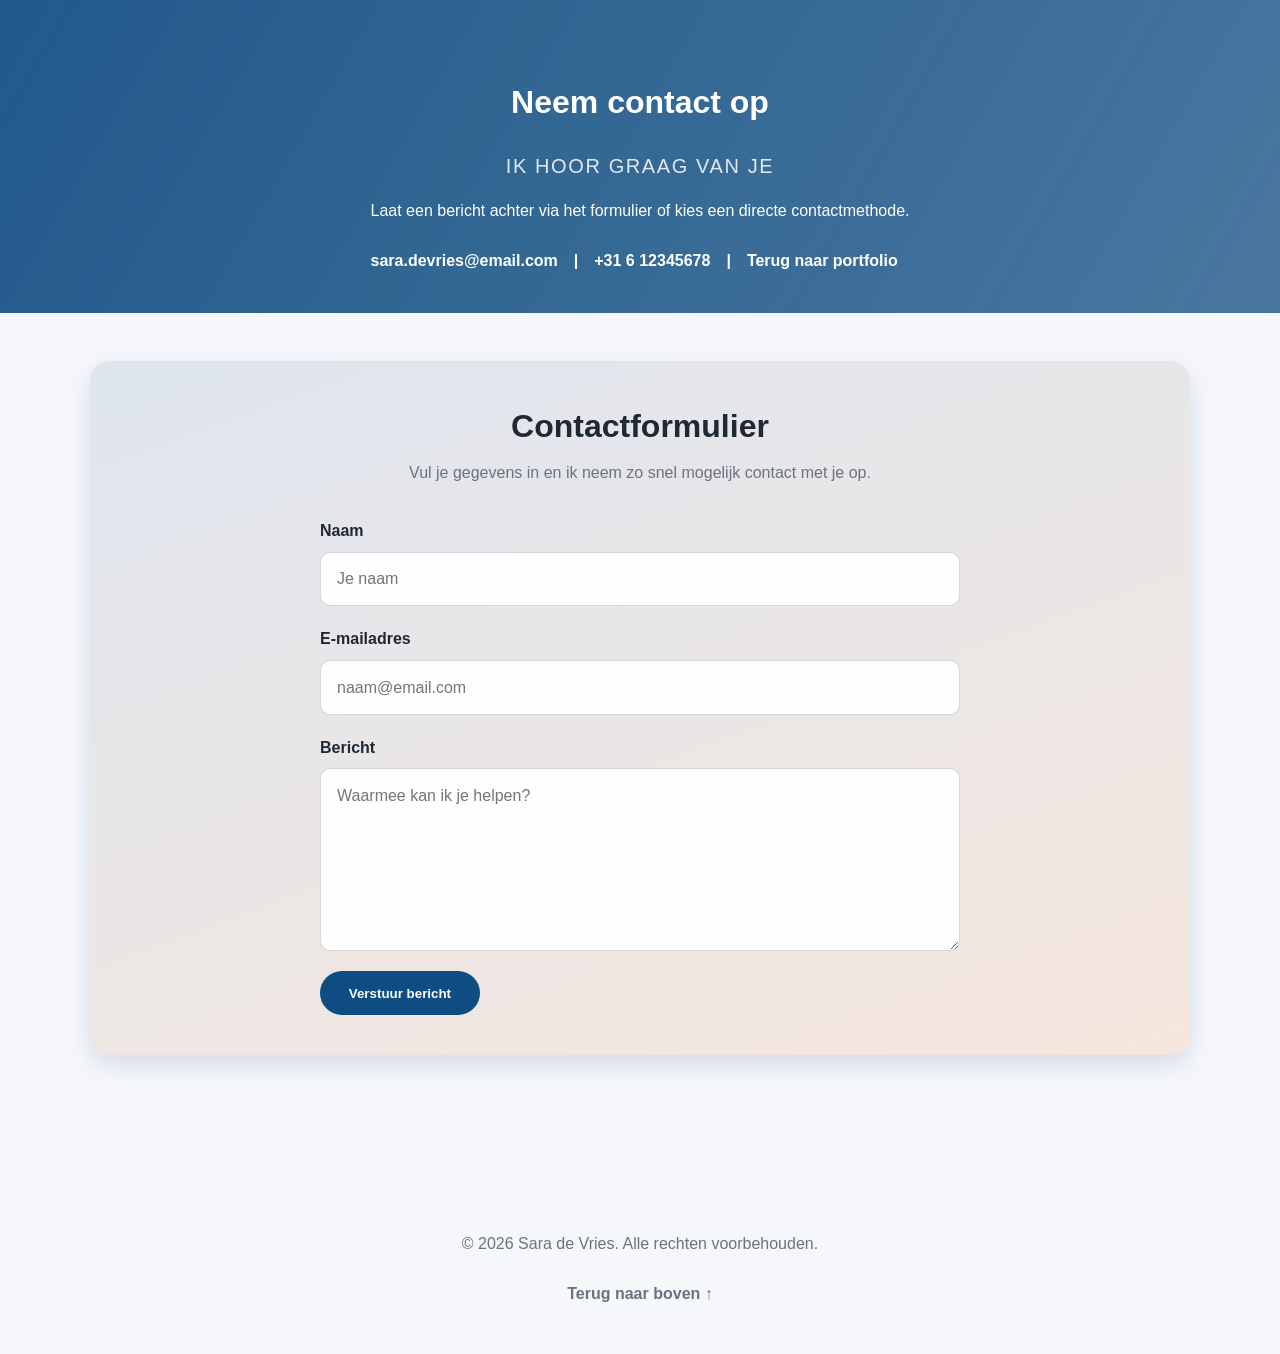
<file: contact.html>
<!DOCTYPE html>
<html lang="nl">
<head>
    <meta charset="UTF-8" />
    <meta name="viewport" content="width=device-width, initial-scale=1.0" />
    <title>Contact | Sara de Vries - Logistiek Planner</title>
    <link rel="stylesheet" href="styles.css" />
</head>
<body>
    <div class="page-wrapper">
        <header class="hero hero--compact" id="top">
            <div class="hero__text">
                <h1>Neem contact op</h1>
                <p class="hero__subtitle">Ik hoor graag van je</p>
                <p class="hero__bio">
                    Laat een bericht achter via het formulier of kies een directe contactmethode.
                </p>
                <div class="hero__contact">
                    <a href="mailto:sara.devries@email.com">sara.devries@email.com</a>
                    <span>|</span>
                    <a href="tel:+31612345678">+31 6 12345678</a>
                    <span>|</span>
                    <a href="index.html">Terug naar portfolio</a>
                </div>
            </div>
        </header>

        <main>
            <section class="section section--contact">
                <div class="section__header">
                    <h2>Contactformulier</h2>
                    <p>Vul je gegevens in en ik neem zo snel mogelijk contact met je op.</p>
                </div>
                <form class="contact-form">
                    <div class="form-group">
                        <label for="name">Naam</label>
                        <input type="text" id="name" name="name" placeholder="Je naam" required />
                    </div>
                    <div class="form-group">
                        <label for="email">E-mailadres</label>
                        <input type="email" id="email" name="email" placeholder="naam@email.com" required />
                    </div>
                    <div class="form-group">
                        <label for="message">Bericht</label>
                        <textarea id="message" name="message" rows="6" placeholder="Waarmee kan ik je helpen?" required></textarea>
                    </div>
                    <button type="submit" class="button">Verstuur bericht</button>
                </form>
            </section>
        </main>

        <footer class="footer">
            <p>&copy; <span id="year"></span> Sara de Vries. Alle rechten voorbehouden.</p>
            <a class="back-to-top" href="#top">Terug naar boven &uarr;</a>
        </footer>
    </div>

    <script>
        document.getElementById("year").textContent = new Date().getFullYear();
    </script>
</body>
</html>
</file>
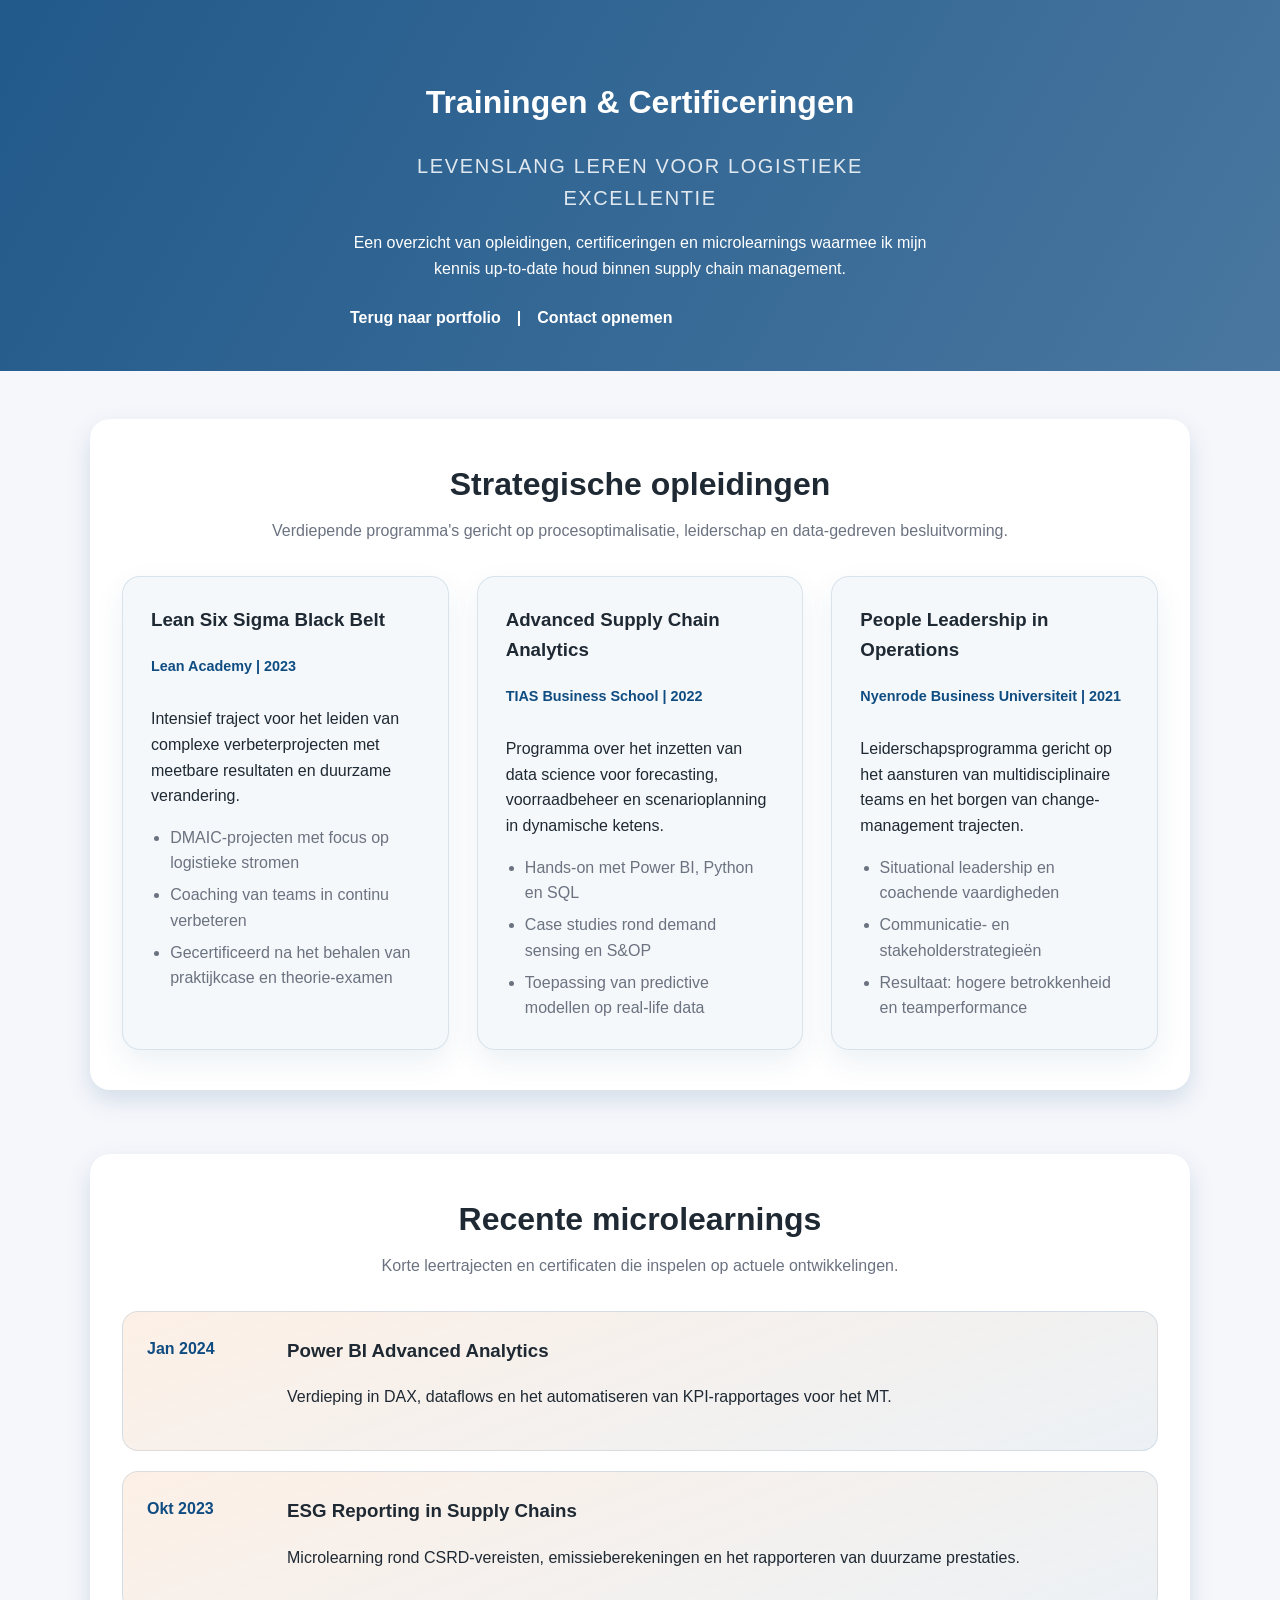
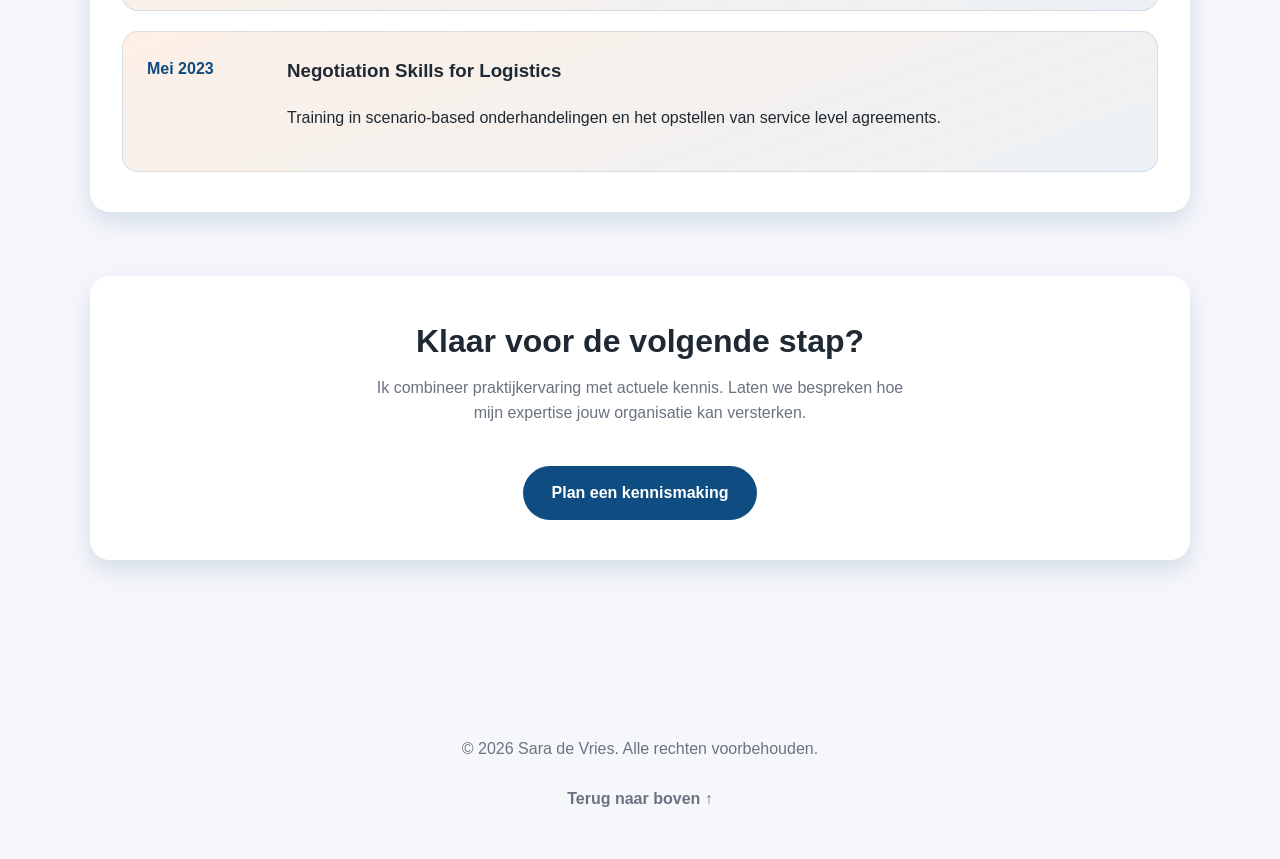
<file: trainings.html>
<!DOCTYPE html>
<html lang="nl">
<head>
    <meta charset="UTF-8" />
    <meta name="viewport" content="width=device-width, initial-scale=1.0" />
    <title>Trainingen | Sara de Vries - Logistiek Planner</title>
    <link rel="stylesheet" href="styles.css" />
</head>
<body>
    <div class="page-wrapper">
        <header class="hero hero--compact" id="top">
            <div class="hero__text">
                <h1>Trainingen &amp; Certificeringen</h1>
                <p class="hero__subtitle">Levenslang leren voor logistieke excellentie</p>
                <p class="hero__bio">
                    Een overzicht van opleidingen, certificeringen en microlearnings waarmee ik mijn kennis
                    up-to-date houd binnen supply chain management.
                </p>
                <div class="hero__contact">
                    <a href="index.html">Terug naar portfolio</a>
                    <span>|</span>
                    <a href="contact.html">Contact opnemen</a>
                </div>
            </div>
        </header>

        <main>
            <section class="section section--trainings-overview">
                <div class="section__header">
                    <h2>Strategische opleidingen</h2>
                    <p>
                        Verdiepende programma's gericht op procesoptimalisatie, leiderschap en data-gedreven
                        besluitvorming.
                    </p>
                </div>
                <div class="trainings-grid">
                    <article class="training">
                        <h3>Lean Six Sigma Black Belt</h3>
                        <span class="training__meta">Lean Academy | 2023</span>
                        <p>
                            Intensief traject voor het leiden van complexe verbeterprojecten met meetbare
                            resultaten en duurzame verandering.
                        </p>
                        <ul class="training__highlights">
                            <li>DMAIC-projecten met focus op logistieke stromen</li>
                            <li>Coaching van teams in continu verbeteren</li>
                            <li>Gecertificeerd na het behalen van praktijkcase en theorie-examen</li>
                        </ul>
                    </article>
                    <article class="training">
                        <h3>Advanced Supply Chain Analytics</h3>
                        <span class="training__meta">TIAS Business School | 2022</span>
                        <p>
                            Programma over het inzetten van data science voor forecasting, voorraadbeheer en
                            scenarioplanning in dynamische ketens.
                        </p>
                        <ul class="training__highlights">
                            <li>Hands-on met Power BI, Python en SQL</li>
                            <li>Case studies rond demand sensing en S&amp;OP</li>
                            <li>Toepassing van predictive modellen op real-life data</li>
                        </ul>
                    </article>
                    <article class="training">
                        <h3>People Leadership in Operations</h3>
                        <span class="training__meta">Nyenrode Business Universiteit | 2021</span>
                        <p>
                            Leiderschapsprogramma gericht op het aansturen van multidisciplinaire teams en het
                            borgen van change-management trajecten.
                        </p>
                        <ul class="training__highlights">
                            <li>Situational leadership en coachende vaardigheden</li>
                            <li>Communicatie- en stakeholderstrategieën</li>
                            <li>Resultaat: hogere betrokkenheid en teamperformance</li>
                        </ul>
                    </article>
                </div>
            </section>

            <section class="section section--microlearning">
                <div class="section__header">
                    <h2>Recente microlearnings</h2>
                    <p>Korte leertrajecten en certificaten die inspelen op actuele ontwikkelingen.</p>
                </div>
                <div class="training-timeline">
                    <div class="timeline-item">
                        <span class="timeline-item__date">Jan 2024</span>
                        <div class="timeline-item__content">
                            <h3>Power BI Advanced Analytics</h3>
                            <p>
                                Verdieping in DAX, dataflows en het automatiseren van KPI-rapportages voor het
                                MT.
                            </p>
                        </div>
                    </div>
                    <div class="timeline-item">
                        <span class="timeline-item__date">Okt 2023</span>
                        <div class="timeline-item__content">
                            <h3>ESG Reporting in Supply Chains</h3>
                            <p>
                                Microlearning rond CSRD-vereisten, emissieberekeningen en het rapporteren van
                                duurzame prestaties.
                            </p>
                        </div>
                    </div>
                    <div class="timeline-item">
                        <span class="timeline-item__date">Mei 2023</span>
                        <div class="timeline-item__content">
                            <h3>Negotiation Skills for Logistics</h3>
                            <p>
                                Training in scenario-based onderhandelingen en het opstellen van service level
                                agreements.
                            </p>
                        </div>
                    </div>
                </div>
            </section>

            <section class="section section--cta">
                <div class="section__header">
                    <h2>Klaar voor de volgende stap?</h2>
                    <p>
                        Ik combineer praktijkervaring met actuele kennis. Laten we bespreken hoe mijn expertise
                        jouw organisatie kan versterken.
                    </p>
                    <a class="button" href="contact.html">Plan een kennismaking</a>
                </div>
            </section>
        </main>

        <footer class="footer">
            <p>&copy; <span id="year"></span> Sara de Vries. Alle rechten voorbehouden.</p>
            <a class="back-to-top" href="#top">Terug naar boven &uarr;</a>
        </footer>
    </div>

    <script>
        document.getElementById("year").textContent = new Date().getFullYear();
    </script>
</body>
</html>
</file>
<file: styles.css>
/*
 * Stijlbestand voor het portfolio van een logistiek planner.
 * Flexbox en CSS Grid zorgen voor een modern en responsief ontwerp.
 */

:root {
    --color-primary: #0f4c81;
    --color-secondary: #f2a365;
    --color-background: #f6f7fb;
    --color-text: #1f2933;
    --color-muted: #6b7280;
    --color-white: #ffffff;
    --font-heading: "Poppins", "Segoe UI", sans-serif;
    --font-body: "Inter", "Helvetica Neue", sans-serif;
    --shadow-md: 0 10px 25px rgba(15, 76, 129, 0.15);
    --max-width: 1100px;
}

/* Basisinstellingen voor consistentie */
* {
    box-sizing: border-box;
}

body {
    margin: 0;
    font-family: var(--font-body);
    color: var(--color-text);
    background-color: var(--color-background);
    line-height: 1.6;
}

a {
    color: inherit;
    text-decoration: none;
}

a:hover,
a:focus {
    color: var(--color-primary);
}

.page-wrapper {
    display: flex;
    flex-direction: column;
    min-height: 100vh;
}

.hero {
    display: grid;
    grid-template-columns: repeat(auto-fit, minmax(280px, 1fr));
    gap: 2rem;
    align-items: center;
    padding: 4rem 1.5rem 3rem;
    background: linear-gradient(120deg, rgba(15, 76, 129, 0.92), rgba(15, 76, 129, 0.75)),
        url("https://images.unsplash.com/photo-1527430253228-e93688616381?auto=format&fit=crop&w=1600&q=80") center/cover;
    color: var(--color-white);
}

.hero--compact {
    grid-template-columns: 1fr;
    text-align: center;
    padding: 3.5rem 1.5rem 2.5rem;
}

.hero__text {
    max-width: 580px;
    margin: 0 auto;
}

.hero__subtitle {
    font-size: 1.25rem;
    letter-spacing: 0.1rem;
    text-transform: uppercase;
    margin-bottom: 0.75rem;
    color: rgba(255, 255, 255, 0.85);
}

.hero__bio {
    margin-bottom: 1.5rem;
}

.hero__contact {
    display: flex;
    flex-wrap: wrap;
    gap: 0.5rem 1rem;
    font-weight: 600;
}

.hero__image {
    justify-self: center;
}

.hero__image img {
    width: 240px;
    height: 240px;
    border-radius: 50%;
    object-fit: cover;
    border: 4px solid rgba(255, 255, 255, 0.85);
    box-shadow: var(--shadow-md);
}

main {
    flex: 1;
    padding: 3rem 1.5rem 4rem;
}

.section {
    max-width: var(--max-width);
    margin: 0 auto 4rem;
    background-color: var(--color-white);
    border-radius: 20px;
    padding: 2.5rem 2rem;
    box-shadow: var(--shadow-md);
}

.section__header {
    text-align: center;
    margin-bottom: 2rem;
}

.section__header h2 {
    font-family: var(--font-heading);
    font-size: 2rem;
    margin: 0;
}

.section__header p {
    color: var(--color-muted);
    margin-top: 0.5rem;
}

.cards {
    display: grid;
    grid-template-columns: repeat(auto-fit, minmax(240px, 1fr));
    gap: 1.5rem;
}

.card {
    border-radius: 16px;
    padding: 1.75rem;
    background: linear-gradient(160deg, rgba(242, 163, 101, 0.2), rgba(15, 76, 129, 0.08));
    border: 1px solid rgba(15, 76, 129, 0.12);
    transition: transform 0.3s ease, box-shadow 0.3s ease;
}

.card:hover {
    transform: translateY(-6px);
    box-shadow: 0 18px 35px rgba(15, 76, 129, 0.2);
}

.card h3 {
    font-family: var(--font-heading);
    margin-top: 0;
}

.card__meta {
    display: inline-block;
    margin-bottom: 0.75rem;
    font-size: 0.9rem;
    color: var(--color-primary);
    font-weight: 600;
}

.section--skills .skills-grid {
    display: grid;
    grid-template-columns: repeat(auto-fit, minmax(200px, 1fr));
    gap: 1.5rem;
}

.skill {
    padding: 1.5rem;
    border-radius: 14px;
    background-color: rgba(15, 76, 129, 0.05);
    border: 1px solid rgba(15, 76, 129, 0.12);
}

.skill h3 {
    font-family: var(--font-heading);
    margin-top: 0;
}

.section--contact {
    background: linear-gradient(160deg, rgba(15, 76, 129, 0.1), rgba(242, 163, 101, 0.2));
}

.section--trainings-overview .trainings-grid {
    display: grid;
    grid-template-columns: repeat(auto-fit, minmax(260px, 1fr));
    gap: 1.75rem;
}

.training {
    background-color: rgba(15, 76, 129, 0.04);
    border: 1px solid rgba(15, 76, 129, 0.12);
    border-radius: 18px;
    padding: 1.75rem;
    box-shadow: 0 12px 30px rgba(15, 76, 129, 0.08);
}

.training h3 {
    font-family: var(--font-heading);
    margin-top: 0;
}

.training__meta {
    display: inline-block;
    margin-bottom: 0.75rem;
    font-size: 0.9rem;
    font-weight: 600;
    color: var(--color-primary);
}

.training__highlights {
    padding-left: 1.2rem;
    margin: 1rem 0 0;
    color: var(--color-muted);
}

.training__highlights li + li {
    margin-top: 0.4rem;
}

.section--microlearning .training-timeline {
    display: grid;
    gap: 1.25rem;
}

.timeline-item {
    display: grid;
    grid-template-columns: 120px 1fr;
    gap: 1.25rem;
    align-items: start;
    padding: 1.5rem;
    border-radius: 16px;
    background: linear-gradient(160deg, rgba(242, 163, 101, 0.16), rgba(15, 76, 129, 0.08));
    border: 1px solid rgba(15, 76, 129, 0.12);
}

.timeline-item__date {
    font-weight: 700;
    color: var(--color-primary);
}

.timeline-item__content h3 {
    margin-top: 0;
    font-family: var(--font-heading);
}

.section--cta .section__header {
    max-width: 560px;
    margin: 0 auto;
}

.section--cta .button {
    margin: 1.5rem auto 0;
    display: inline-block;
}

.contact-form {
    display: grid;
    gap: 1.25rem;
    max-width: 640px;
    margin: 0 auto;
}

.form-group {
    display: flex;
    flex-direction: column;
    gap: 0.5rem;
}

label {
    font-weight: 600;
}

input,
textarea {
    padding: 0.85rem 1rem;
    border-radius: 10px;
    border: 1px solid rgba(31, 41, 51, 0.18);
    font: inherit;
    background-color: rgba(255, 255, 255, 0.95);
}

input:focus,
textarea:focus {
    outline: 2px solid rgba(15, 76, 129, 0.4);
    outline-offset: 2px;
}

.button {
    justify-self: start;
    padding: 0.9rem 1.8rem;
    border: none;
    border-radius: 999px;
    background-color: var(--color-primary);
    color: var(--color-white);
    font-weight: 600;
    cursor: pointer;
    transition: transform 0.2s ease, box-shadow 0.2s ease;
}

.button:hover {
    transform: translateY(-1px);
    box-shadow: 0 12px 24px rgba(15, 76, 129, 0.18);
}

.footer {
    text-align: center;
    padding: 2rem 1.5rem 3rem;
    color: var(--color-muted);
}

.back-to-top {
    display: inline-block;
    margin-top: 0.5rem;
    font-weight: 600;
}

/* Responsieve aanpassingen voor kleinere schermen */
@media (max-width: 600px) {
    .hero {
        padding: 3rem 1.25rem 2.5rem;
    }

    .timeline-item {
        grid-template-columns: 1fr;
    }

    .hero__image img {
        width: 200px;
        height: 200px;
    }

    .section {
        padding: 2rem 1.5rem;
    }
}
</file>
